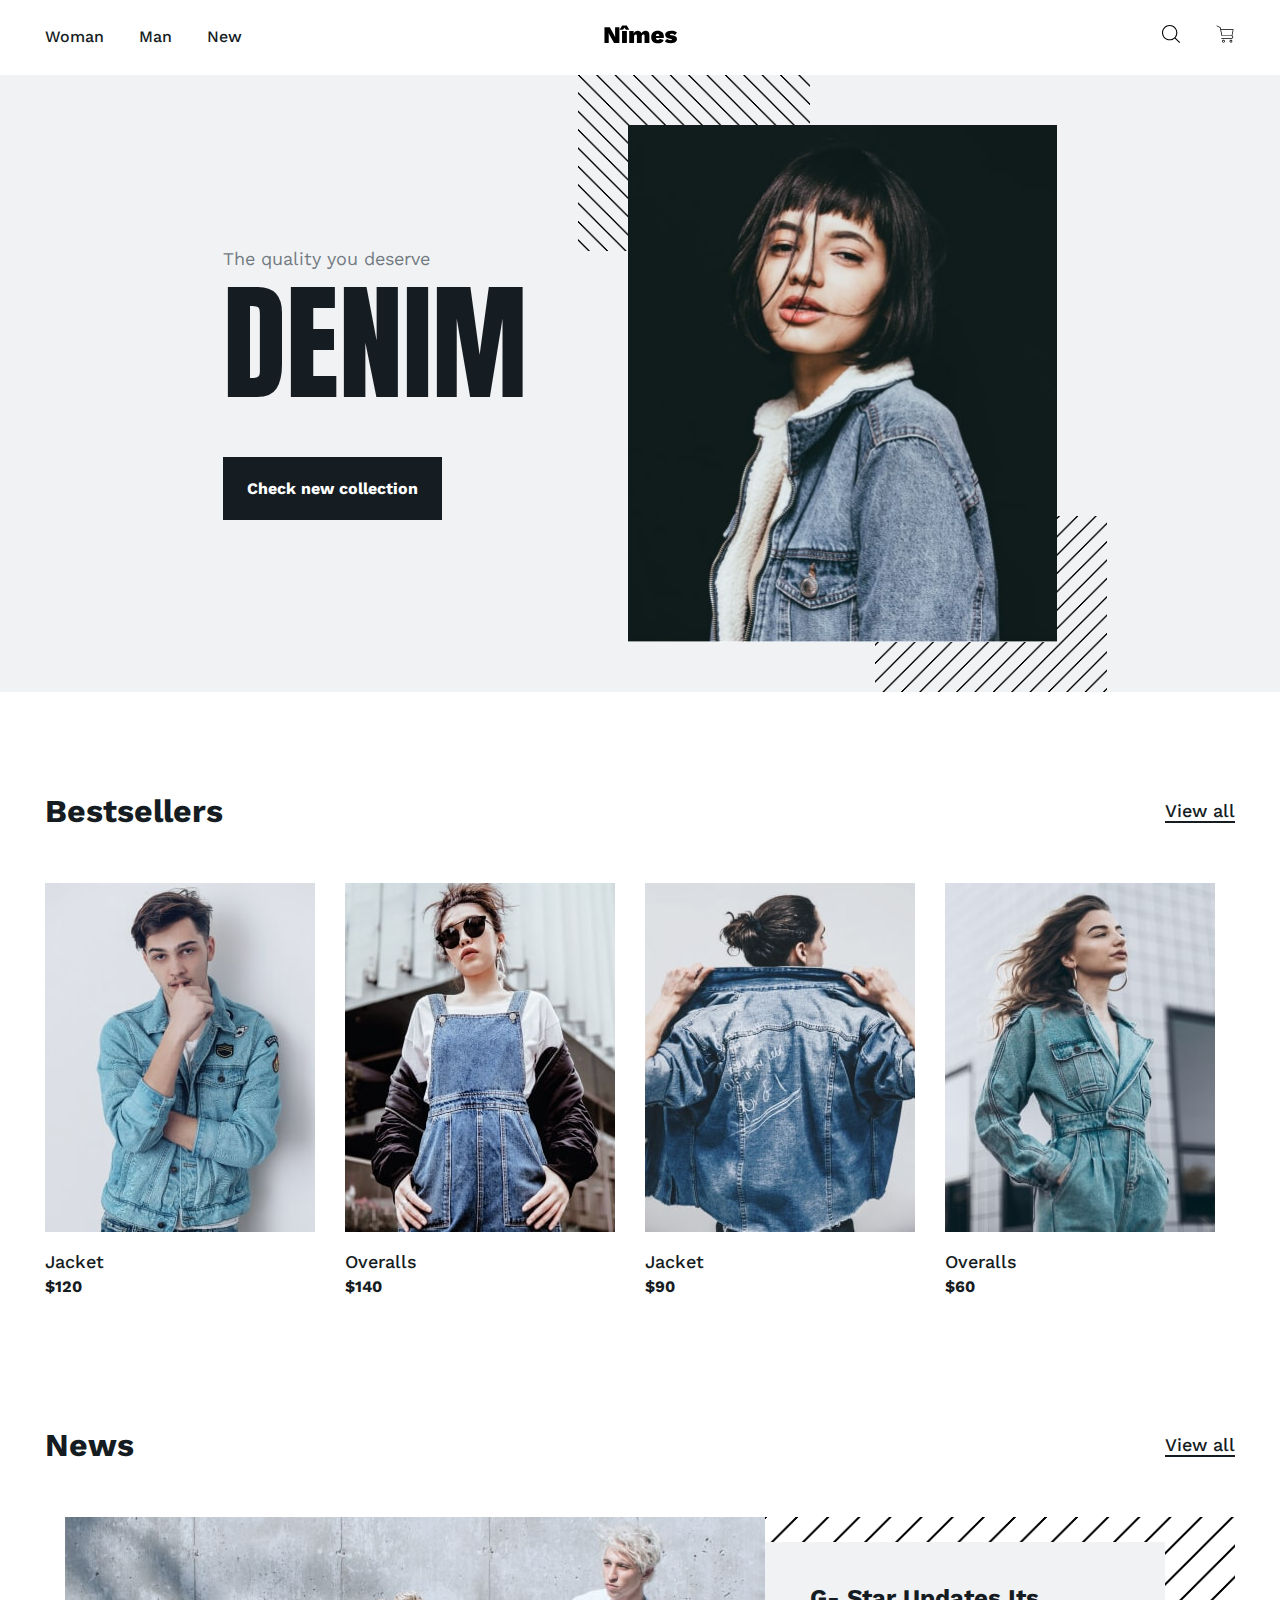
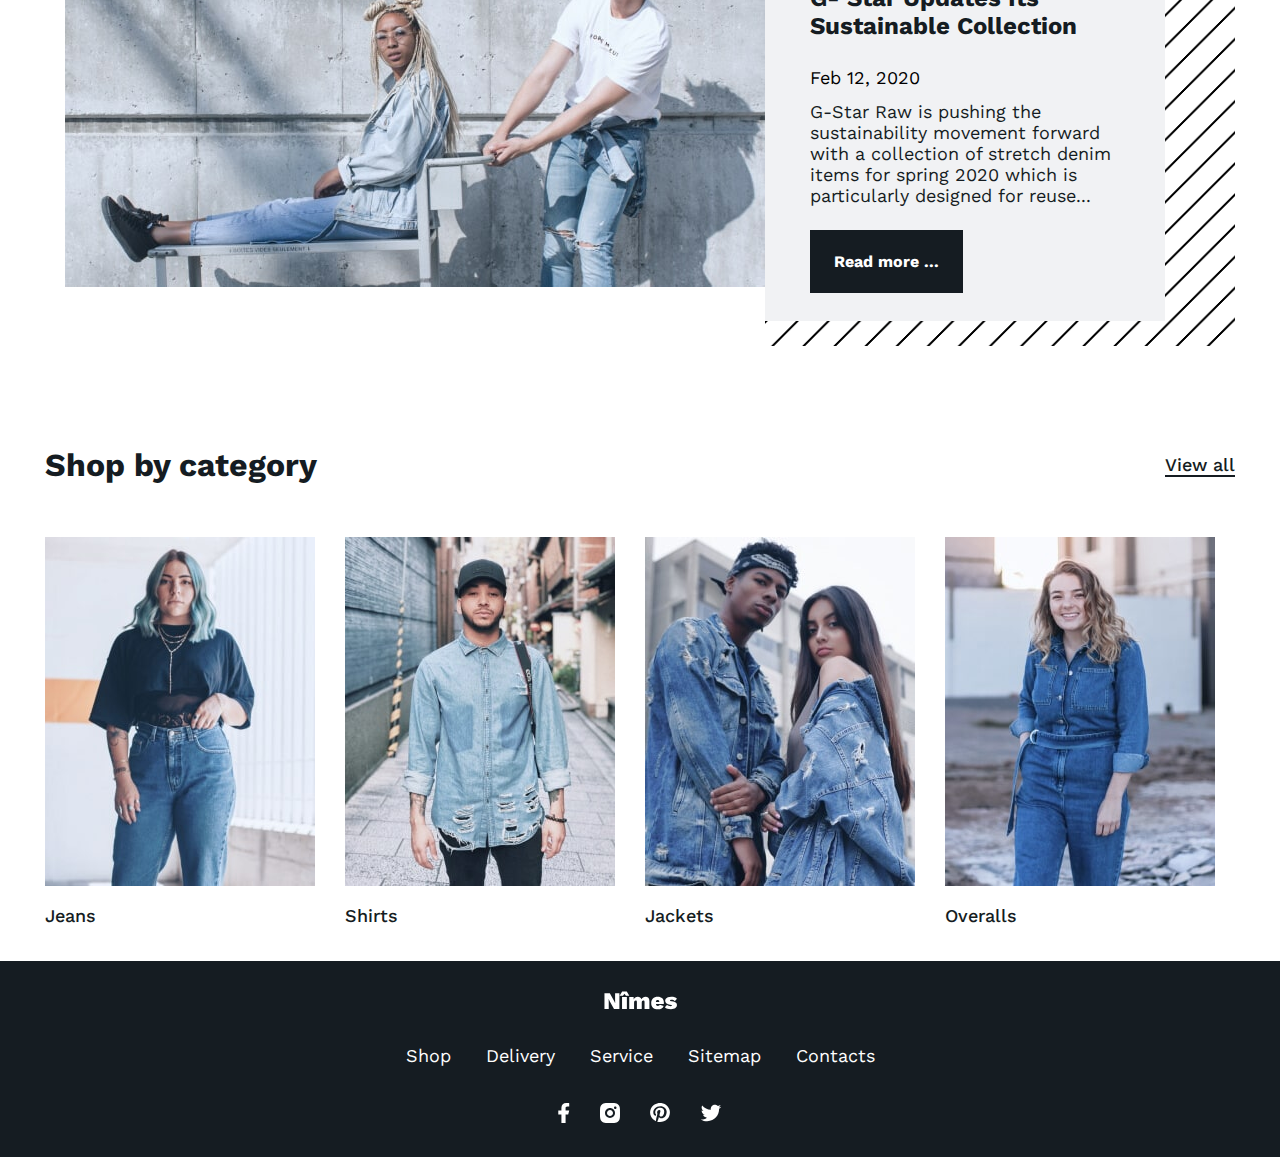
<file: index.html>
<!DOCTYPE html>
<html lang="en">

<head>
    <meta charset="UTF-8">
    <meta name="viewport" content="width=device-width, initial-scale=1.0">
    <title>Интернет-магазин «Nîmes»</title>
    <link href="https://fonts.googleapis.com/css2?family=Anton&family=Work+Sans:wght@400;500;700;800&display=swap"
        rel="stylesheet">
    <link rel="stylesheet" href="css/style.css">
    <link rel="stylesheet" href="css/normalize.css">
</head>

<body>
    <header class="main-header">
        <div class="container">
            <nav class="main-nav">
                <ul class="site-navigation">
                    <li class="site-navigation-item nav-hover-effect">
                        <a href="categories.html" class="item-link">Woman</a>
                    </li>
                    <li class="site-navigation-item nav-hover-effect">
                        <a href="categories.html" class="item-link">Man</a>
                    </li>
                    <li class="site-navigation-item nav-hover-effect">
                        <a href="#" class="item-link">New</a>
                    </li>
                </ul>
                <a href="index.html" class="main-header-logo">
                    <svg class="user-navigation-icon" width="73" height="19">
                        <use xlink:href="img/icons.svg#logo"></use>
                    </svg>
                </a>
                <ul class="user-navigation">
                    <div class="menu_burger"><span></span></div>
                    <li class="user-navigation-item">
                        <a href="#" class="item-link">
                            <svg width="20" height="18">
                                <use xlink:href="img/icons.svg#basket"></use>
                            </svg>
                        </a>
                    </li>
                    <li class="user-navigation-item">
                        <a href="#" class="item-link">
                            <svg class="user-navigation-icon" width="18" height="18">
                                <use xlink:href="img/icons.svg#search"></use>
                            </svg>
                        </a>
                    </li>
                </ul>
            </nav>
        </div>
    </header>
    <main>
        <section class="promo">
            <div class="container">
                <div class="promo-wrapper">
                    <div class="promo-text-column">
                        <h2 class="promo-title">The quality you deserve</h2>
                        <p class="promo-text">Denim</p>
                        <a href="#" class="black-button">Check new collection</a>
                    </div>
                    <div class="promo-img-column">
                        <img src="img/promo.jpg" alt="new collection" width="430" height="517" class="promo-img">
                    </div>
                </div>
            </div>
        </section>
        <section class="bestsellers">
            <div class="container">
                <header class="section-header">
                    <h2 class="section-title">Bestsellers</h2>
                    <a href="#" class="show-more">View all</a>
                </header>
                <ul class="catalog-list">
                    <li class="catalog-item">
                        <a href="woman/jackets/jacket/jacket.html" class="catalog-item-link">
                            <img src="img/jacket-1.jpg" alt="Jacket" width="270" height="349"
                                class="catalog-item-photo">
                            <h3 class="catalog-item-title">Jacket</h3>
                            <p class="catalog-item-price">$120</p>
                        </a>
                    </li>
                    <li class="catalog-item">
                        <a href="woman/jackets/jacket/jacket.html" class="catalog-item-link">
                            <img src="img/overalls-1.jpg" alt="Overalls" width="270" height="349"
                                class="catalog-item-photo">
                            <h3 class="catalog-item-title">Overalls</h3>
                            <p class="catalog-item-price">$140</p>
                        </a>
                    </li>
                    <li class="catalog-item">
                        <a href="woman/jackets/jacket/jacket.html" class="catalog-item-link">
                            <img src="img/jacket-2.jpg" alt="Jacket" width="270" height="349"
                                class="catalog-item-photo">
                            <h3 class="catalog-item-title">Jacket</h3>
                            <p class="catalog-item-price">$90</p>
                        </a>
                    </li>
                    <li class="catalog-item">
                        <a href="woman/jackets/jacket/jacket.html" class="catalog-item-link">
                            <img src="img/overalls-2.jpg" alt="Overalls" width="270" height="349"
                                class="catalog-item-photo">
                            <h3 class="catalog-item-title">Overalls</h3>
                            <p class="catalog-item-price">$60</p>
                        </a>
                    </li>
                </ul>
            </div>
        </section>
        <section class="new-collection">
            <div class="container">
                <header class="section-header">
                    <h2 class="section-title">News</h2>
                    <a href="#" class="show-more">View all</a>
                </header>
                <div class="new-collection-wrapper">
                    <div class="new-collection-text-column">
                        <div class="new-collection-text-column-content">
                            <h2 class="new-collection-title">G- Star Updates Its Sustainable Collection</h2>
                            <time datetime="2017-04-20" class="new-collection-time">Feb 12, 2020</time>
                            <p class="new-collection-text">G-Star Raw is pushing the sustainability movement forward
                                with a
                                collection of stretch denim items for spring 2020 which is particularly designed for
                                reuse...</p>
                            <a href="#" class="black-button">Read more ...</a>
                        </div>
                    </div>
                    <div class="new-collection-img-column">
                        <img src="img/new-collection.jpg" alt="G- Star Updates Its Sustainable Collection"
                            class="new-collection-img" width="700" height="370">
                    </div>
                </div>
            </div>
        </section>
        <section class="category">
            <div class="container">
                <header class="section-header">
                    <h2 class="section-title">Shop by category</h2>
                    <a href="categories.html" class="show-more">View all</a>
                </header>
                <ul class="catalog-list">
                    <li class="catalog-item">
                        <a href="woman/jackets/jackets.html" class="catalog-item-link">
                            <img src="img/category-jeans.jpg" alt="Jacket" width="270" height="349"
                                class="catalog-item-photo">
                            <h3 class="catalog-item-title">Jeans</h3>
                        </a>
                    </li>
                    <li class="catalog-item">
                        <a href="woman/jackets/jackets.html" class="catalog-item-link">
                            <img src="img/category-shirts.jpg" alt="Overalls" width="270" height="349"
                                class="catalog-item-photo">
                            <h3 class="catalog-item-title">Shirts</h3>
                        </a>
                    </li>
                    <li class="catalog-item">
                        <a href="woman/jackets/jackets.html" class="catalog-item-link">
                            <img src="img/category-jackets.jpg" alt="Jacket" width="270" height="349"
                                class="catalog-item-photo">
                            <h3 class="catalog-item-title">Jackets</h3>
                        </a>
                    </li>
                    <li class="catalog-item">
                        <a href="woman/jackets/jackets.html" class="catalog-item-link">
                            <img src="img/category-overalls.jpg" alt="Overalls" width="270" height="349"
                                class="catalog-item-photo">
                            <h3 class="catalog-item-title">Overalls</h3>
                        </a>
                    </li>
                </ul>
            </div>
        </section>
        </main>
        <footer class="footer">
            <div class="container">
                <div class="footer-wrapper">
                    <svg class="footer-logo" width="73" height="19">
                        <use xlink:href="img/icons.svg#logo"></use>
                    </svg>
                    <ul class="footer-navigation">
                        <li class="footer-navigation-item nav-hover-effect"><a href="#"
                                class="footer-navigation-link">Shop</a></li>
                        <li class="footer-navigation-item nav-hover-effect"><a href="#"
                                class="footer-navigation-link">Delivery</a></li>
                        <li class="footer-navigation-item nav-hover-effect"><a href="#"
                                class="footer-navigation-link">Service</a></li>
                        <li class="footer-navigation-item nav-hover-effect"><a href="#"
                                class="footer-navigation-link">Sitemap</a></li>
                        <li class="footer-navigation-item nav-hover-effect"><a href="#"
                                class="footer-navigation-link">Contacts</a></li>
                    </ul>
                    <ul class="social">
                        <li class="social-item"><a href="#" class="social-link">
                                <svg class="footer-icon" width="12" height="20">
                                    <use xlink:href="img/icons.svg#facebook"></use>
                                </svg>
                            </a></li>
                        <li class="social-item"><a href="#" class="social-link">
                                <svg class="footer-icon" width="20" height="20">
                                    <use xlink:href="img/icons.svg#instagram"></use>
                                </svg>
                            </a></li>
                        <li class="social-item"><a href="#" class="social-link">
                                <svg class="footer-icon" width="20" height="20">
                                    <use xlink:href="img/icons.svg#pinterest"></use>
                                </svg>
                            </a></li>
                        <li class="social-item"><a href="#" class="social-link">
                                <svg class="footer-icon" width="22" height="20">
                                    <use xlink:href="img/icons.svg#twitter"></use>
                                </svg>
                            </a></li>
                    </ul>
                </div>
            </div>
        </footer>
        <script src="scripts/main.js"></script>
</body>
</html>
</file>
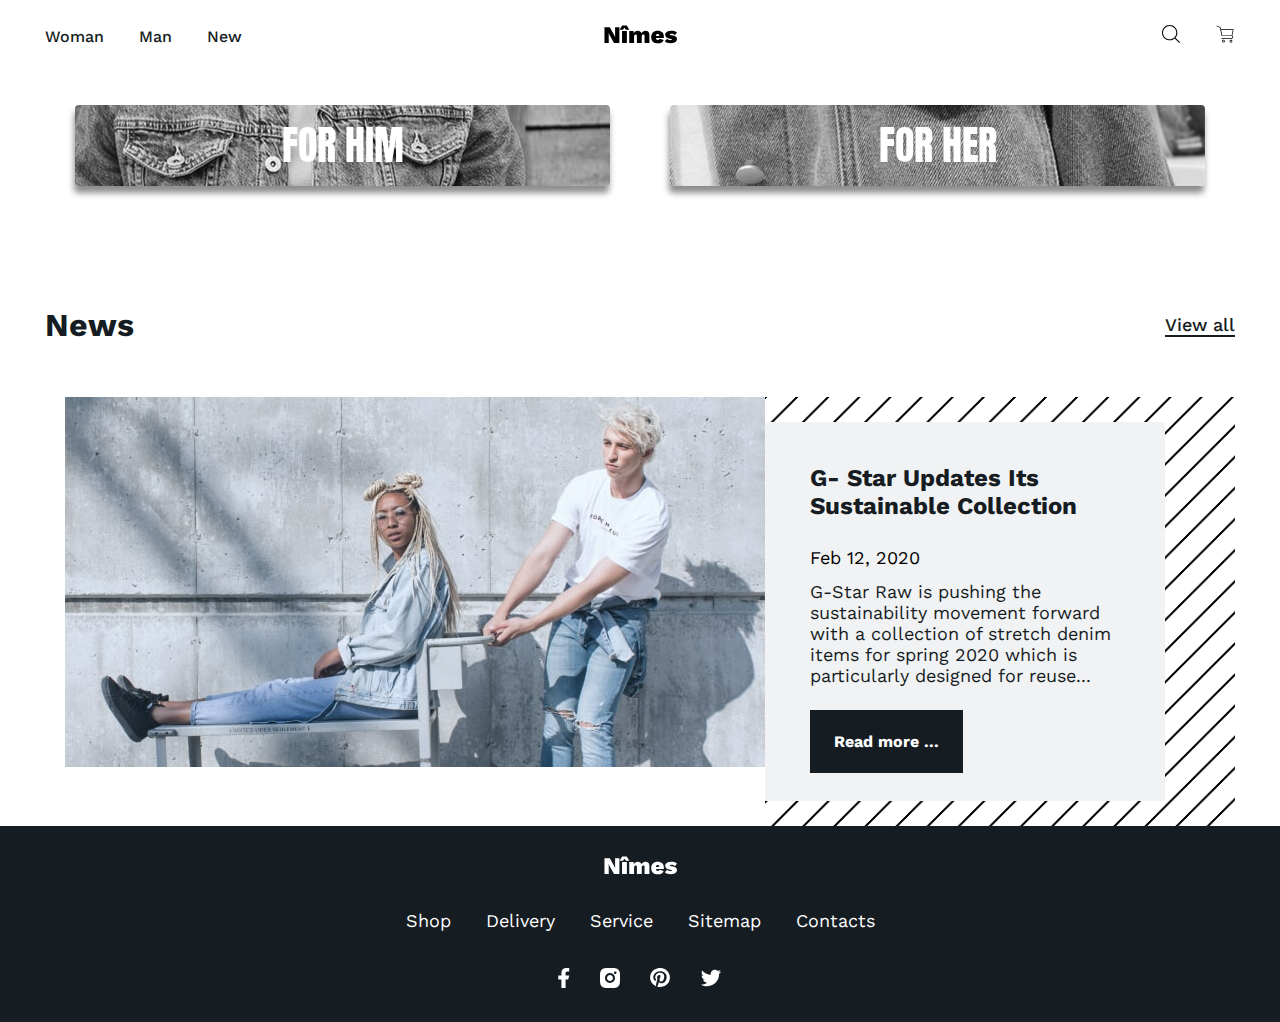
<file: categories.html>
<!DOCTYPE html>
<html lang="en">

<head>
    <meta charset="UTF-8">
    <meta name="viewport" content="width=device-width, initial-scale=1.0">
    <title>Интернет-магазин «Nîmes»</title>
    <link href="https://fonts.googleapis.com/css2?family=Anton&family=Work+Sans:wght@400;500;700;800&display=swap"
        rel="stylesheet">
    <link rel="stylesheet" href="css/style.css">
    <link rel="stylesheet" href="css/normalize.css">
</head>

<body>
    <header class="main-header">
        <div class="container">
            <nav class="main-nav">
                <ul class="site-navigation">
                    <li class="site-navigation-item nav-hover-effect">
                        <a href="categories.html" class="item-link">Woman</a>
                    </li>
                    <li class="site-navigation-item nav-hover-effect">
                        <a href="categories.html" class="item-link">Man</a>
                    </li>
                    <li class="site-navigation-item nav-hover-effect">
                        <a href="#" class="item-link">New</a>
                    </li>
                </ul>
                <a href="index.html" class="main-header-logo">
                    <svg class="user-navigation-icon" width="73" height="19">
                        <use xlink:href="img/icons.svg#logo"></use>
                    </svg>
                </a>
                <ul class="user-navigation">
                    <div class="menu_burger"><span></span></div>
                    <li class="user-navigation-item">
                        <a href="#" class="item-link">
                            <svg width="20" height="18">
                                <use xlink:href="img/icons.svg#basket"></use>
                            </svg>
                        </a>
                    </li>
                    <li class="user-navigation-item">
                        <a href="#" class="item-link">
                            <svg class="user-navigation-icon" width="18" height="18">
                                <use xlink:href="img/icons.svg#search"></use>
                            </svg>
                        </a>
                    </li>
                </ul>
            </nav>
        </div>
    </header>
    <main>
        <section class="categories">
            <div class="container">
                <div class="categories-wrapper">
                    <div class="man-column">
                        
                        <a href="woman/jackets/jackets.html" class="man-title">For him</a>
                    </div>
                    <div class="woman-column">
                        <a href="woman/jackets/jackets.html" class="man-title">For her</a>
                    </div>
                </div>
            </div>
        </section>
        <section class="new-collection">
            <div class="container">
                <header class="section-header">
                    <h2 class="section-title">News</h2>
                    <a href="#" class="show-more">View all</a>
                </header>
                <div class="new-collection-wrapper">
                    <div class="new-collection-text-column">
                        <div class="new-collection-text-column-content">
                            <h2 class="new-collection-title">G- Star Updates Its Sustainable Collection</h2>
                            <time datetime="2017-04-20" class="new-collection-time">Feb 12, 2020</time>
                            <p class="new-collection-text">G-Star Raw is pushing the sustainability movement forward
                                with a
                                collection of stretch denim items for spring 2020 which is particularly designed for
                                reuse...</p>
                            <a href="#" class="black-button">Read more ...</a>
                        </div>
                    </div>
                    <div class="new-collection-img-column">
                        <img src="img/new-collection.jpg" alt="G- Star Updates Its Sustainable Collection"
                            class="new-collection-img" width="700" height="370">
                    </div>
                </div>
            </div>
        </section>
    </main>
    <footer class="footer">
        <div class="container">
            <div class="footer-wrapper">
                <svg class="footer-logo" width="73" height="19">
                    <use xlink:href="img/icons.svg#logo"></use>
                </svg>
                <ul class="footer-navigation">
                    <li class="footer-navigation-item nav-hover-effect"><a href="#"
                            class="footer-navigation-link">Shop</a></li>
                    <li class="footer-navigation-item nav-hover-effect"><a href="#"
                            class="footer-navigation-link">Delivery</a></li>
                    <li class="footer-navigation-item nav-hover-effect"><a href="#"
                            class="footer-navigation-link">Service</a></li>
                    <li class="footer-navigation-item nav-hover-effect"><a href="#"
                            class="footer-navigation-link">Sitemap</a></li>
                    <li class="footer-navigation-item nav-hover-effect"><a href="#"
                            class="footer-navigation-link">Contacts</a></li>
                </ul>
                <ul class="social">
                    <li class="social-item"><a href="#" class="social-link">
                            <svg class="footer-icon" width="12" height="20">
                                <use xlink:href="img/icons.svg#facebook"></use>
                            </svg>
                        </a></li>
                    <li class="social-item"><a href="#" class="social-link">
                            <svg class="footer-icon" width="20" height="20">
                                <use xlink:href="img/icons.svg#instagram"></use>
                            </svg>
                        </a></li>
                    <li class="social-item"><a href="#" class="social-link">
                            <svg class="footer-icon" width="20" height="20">
                                <use xlink:href="img/icons.svg#pinterest"></use>
                            </svg>
                        </a></li>
                    <li class="social-item"><a href="#" class="social-link">
                            <svg class="footer-icon" width="22" height="20">
                                <use xlink:href="img/icons.svg#twitter"></use>
                            </svg>
                        </a></li>
                </ul>
            </div>
        </div>
    </footer>
    <script src="scripts/main.js"></script>
</body>

</html>
</file>
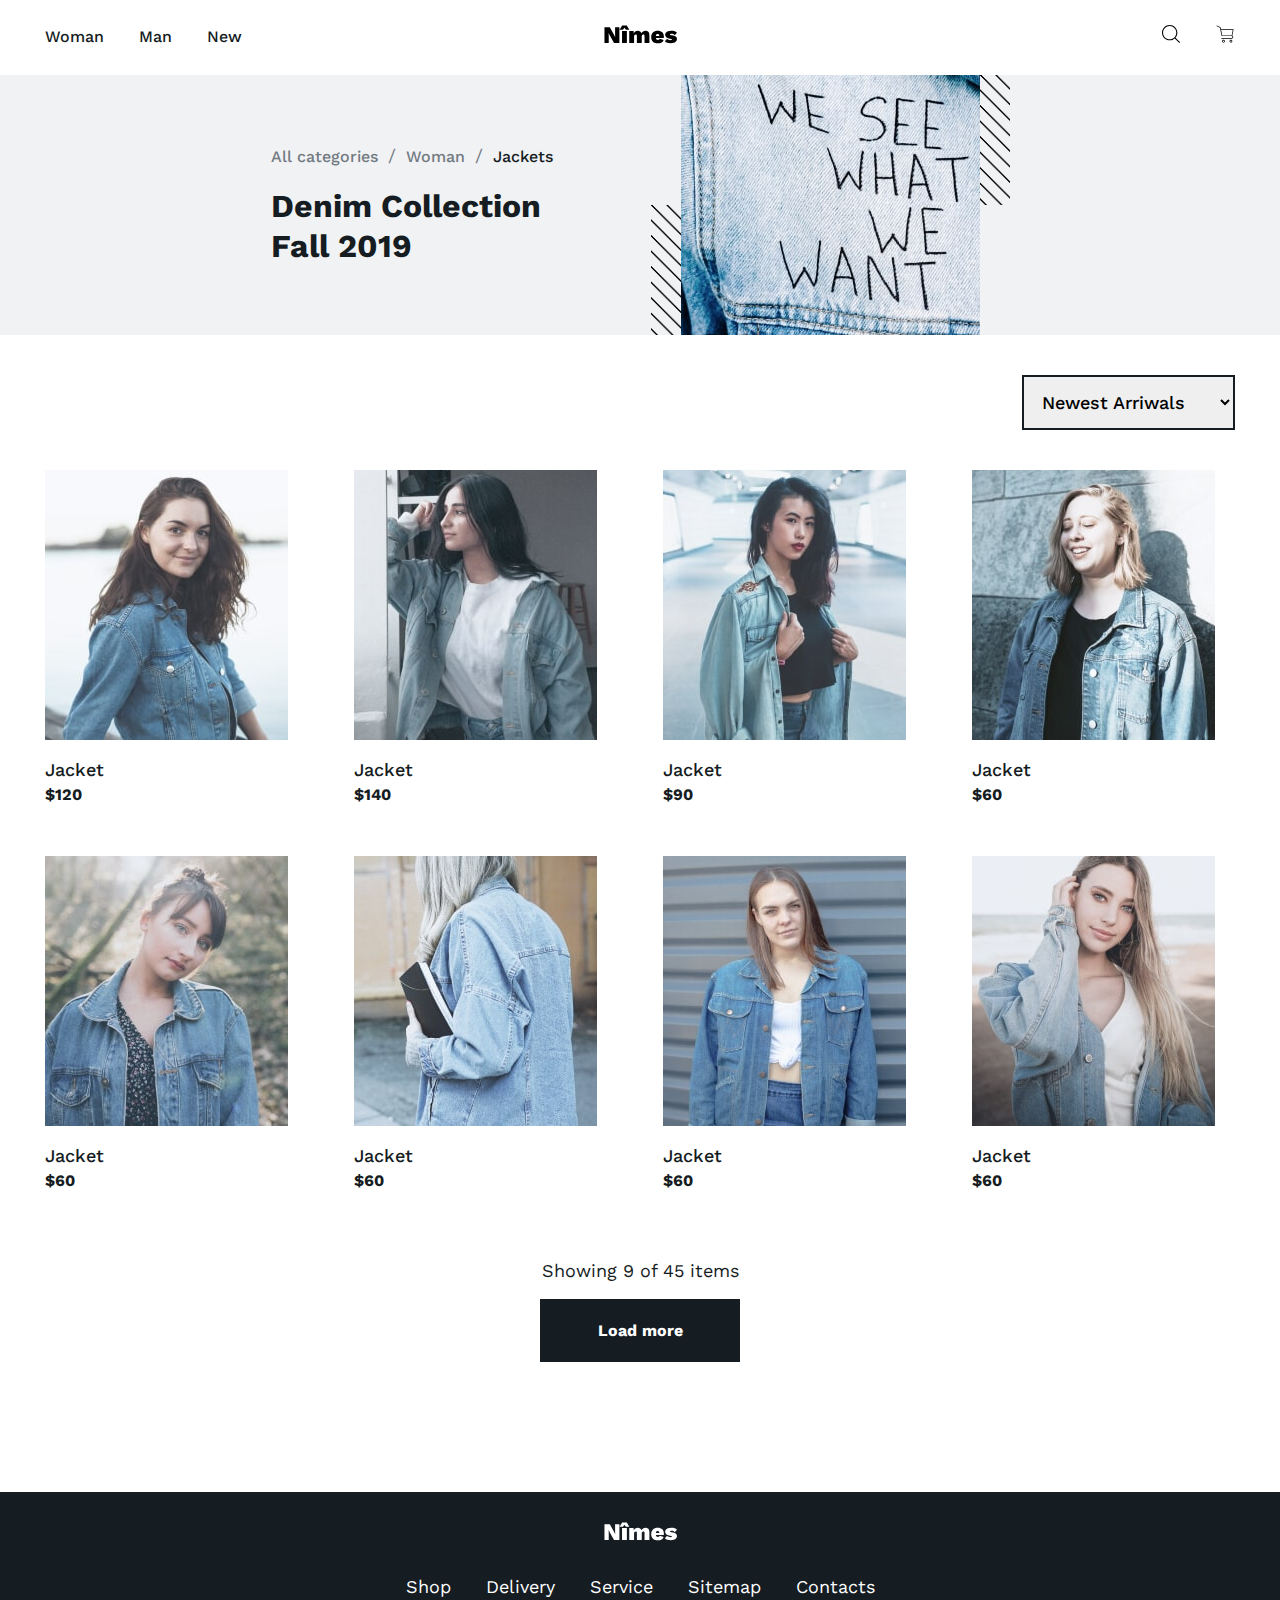
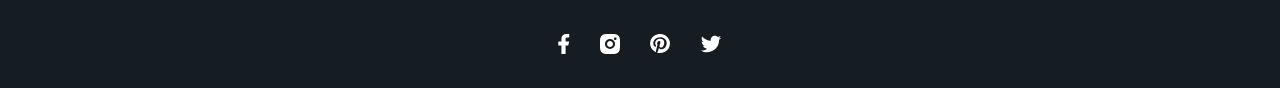
<file: woman/jackets/jackets.html>
<!DOCTYPE html>
<html lang="en">

<head>
    <meta charset="UTF-8">
    <meta name="viewport" content="width=device-width, initial-scale=1.0">
    <title>Интернет-магазин «Nîmes»</title>
    <link href="https://fonts.googleapis.com/css2?family=Anton&family=Work+Sans:wght@400;500;700;800&display=swap"
        rel="stylesheet">
    <link rel="stylesheet" href="../../css/style.css">
    <link rel="stylesheet" href="../../css/normalize.css">
</head>

<body>
    <header class="main-header">
        <div class="container">
            <nav class="main-nav">
                <ul class="site-navigation">
                    <li class="site-navigation-item nav-hover-effect">
                        <a href="#" class="item-link">Woman</a>
                    </li>
                    <li class="site-navigation-item nav-hover-effect">
                        <a href="../../man/man.html" class="item-link">Man</a>
                    </li>
                    <li class="site-navigation-item nav-hover-effect">
                        <a href="#" class="item-link">New</a>
                    </li>
                </ul>
                <a href="../../index.html" class="main-header-logo">
                    <svg class="user-navigation-icon" width="73" height="19">
                        <use xlink:href="../../img/icons.svg#logo"></use>
                    </svg>
                </a>
                <ul class="user-navigation">
                    <div class="menu_burger"><span></span></div>
                    <li class="user-navigation-item">
                        <a href="#" class="item-link">
                            <svg width="20" height="18">
                                <use xlink:href="../../img/icons.svg#basket"></use>
                            </svg>
                        </a>
                    </li>
                    <li class="user-navigation-item">
                        <a href="#" class="item-link">
                            <svg class="user-navigation-icon" width="18" height="18">
                                <use xlink:href="../../img/icons.svg#search"></use>
                            </svg>
                        </a>
                    </li>
                </ul>
            </nav>
        </div>
    </header>

    <main class="catalog-main">
        <header class="catalog-header">
            <div class="container">
                <div class="catalog-header-wrapper">
                    <div class="catalog-header-text">
                        <ul class="breadcrumbs">
                            <li class="breadcrumbs-item"><a href="../../categories.html" class="breadcrumbs-link">All categories</a></li>
                            <li class="breadcrumbs-item"><a href="#" class="breadcrumbs-link">Woman</a></li>
                            <li class="breadcrumbs-item breadcrumbs-current">Jackets</li>
                        </ul>
                        <h1 class="catalog-title">Denim Collection
                            Fall 2019</h1>
                    </div>
                    <div class="catalog-header-img">
                        <img src="img/woman-denim.jpg" alt="denim collection">
                    </div>
                </div>
            </div>
        </header>
        <section class="catalog">
            <div class="container">
                <div class="filter-wrapper">
                    <select name="filter" id="filter" class="catalog-filter">
                        <option class="filter-item" value="new">Newest Arriwals</option>
                        <option class="filter-item" value="low">Price: Low to High</option>
                        <option class="filter-item" value="high">Price: High to Low</option>
                    </select>
                </div>
                <ul class="catalog-list">
                    <li class="catalog-item catalog-item-compact">
                        <a href="jacket/jacket.html" class="catalog-item-link">
                            <img src="img/woman-jacket-1.jpg" alt="Jacket" width="243" height="270"
                                class="catalog-item-photo">
                            <h3 class="catalog-item-title">Jacket</h3>
                            <p class="catalog-item-price">$120</p>
                        </a>
                    </li>
                    <li class="catalog-item catalog-item-compact">
                        <a href="jacket/jacket.html" class="catalog-item-link">
                            <img src="img/woman-jacket-2.jpg" alt="Jacket" width="243" height="270"
                                class="catalog-item-photo">
                            <h3 class="catalog-item-title">Jacket</h3>
                            <p class="catalog-item-price">$140</p>
                        </a>
                    </li>
                    <li class="catalog-item catalog-item-compact">
                        <a href="jacket/jacket.html" class="catalog-item-link">
                            <img src="img/woman-jacket-3.jpg" alt="Jacket" width="243" height="270"
                                class="catalog-item-photo">
                            <h3 class="catalog-item-title">Jacket</h3>
                            <p class="catalog-item-price">$90</p>
                        </a>
                    </li>
                    <li class="catalog-item catalog-item-compact">
                        <a href="jacket/jacket.html" class="catalog-item-link">
                            <img src="img/woman-jacket-4.jpg" alt="Jacket" width="243" height="270"
                                class="catalog-item-photo">
                            <h3 class="catalog-item-title">Jacket</h3>
                            <p class="catalog-item-price">$60</p>
                        </a>
                    </li>
                    <li class="catalog-item catalog-item-compact">
                        <a href="jacket/jacket.html" class="catalog-item-link">
                            <img src="img/woman-jacket-5.jpg" alt="Jacket" width="243" height="270"
                                class="catalog-item-photo">
                            <h3 class="catalog-item-title">Jacket</h3>
                            <p class="catalog-item-price">$60</p>
                        </a>
                    </li>
                    <li class="catalog-item catalog-item-compact">
                        <a href="jacket/jacket.html" class="catalog-item-link">
                            <img src="img/woman-jacket-6.jpg" alt="Jacket" width="243" height="270"
                                class="catalog-item-photo">
                            <h3 class="catalog-item-title">Jacket</h3>
                            <p class="catalog-item-price">$60</p>
                        </a>
                    </li>
                    <li class="catalog-item catalog-item-compact">
                        <a href="jacket/jacket.html" class="catalog-item-link">
                            <img src="img/woman-jacket-7.jpg" alt="Jacket" width="243" height="270"
                                class="catalog-item-photo">
                            <h3 class="catalog-item-title">Jacket</h3>
                            <p class="catalog-item-price">$60</p>
                        </a>
                    </li>
                    <li class="catalog-item catalog-item-compact">
                        <a href="jacket/jacket.html" class="catalog-item-link">
                            <img src="img/woman-jacket-8.jpg" alt="Jacket" width="243" height="270"
                                class="catalog-item-photo">
                            <h3 class="catalog-item-title">Jacket</h3>
                            <p class="catalog-item-price">$60</p>
                        </a>
                    </li>
                </ul>
                <div class="catalog-slider-wrapper">
                    <p class="catalog-slider">Showing <span>9</span> of <span>45</span> items</p>
                    <button class="black-button button-load" type="button">Load more</button>
                </div>
            </div>
        </section>

    </main>

    <footer class="footer">
        <div class="container">
            <div class="footer-wrapper">
                <svg class="footer-logo" width="73" height="19">
                    <use xlink:href="../../img/icons.svg#logo"></use>
                </svg>
                <ul class="footer-navigation">
                    <li class="footer-navigation-item nav-hover-effect"><a href="#"
                            class="footer-navigation-link">Shop</a></li>
                    <li class="footer-navigation-item nav-hover-effect"><a href="#"
                            class="footer-navigation-link">Delivery</a></li>
                    <li class="footer-navigation-item nav-hover-effect"><a href="#"
                            class="footer-navigation-link">Service</a></li>
                    <li class="footer-navigation-item nav-hover-effect"><a href="#"
                            class="footer-navigation-link">Sitemap</a></li>
                    <li class="footer-navigation-item nav-hover-effect"><a href="#"
                            class="footer-navigation-link">Contacts</a></li>
                </ul>
                <ul class="social">
                    <li class="social-item"><a href="#" class="social-link">
                            <svg class="footer-icon" width="12" height="20">
                                <use xlink:href="../../img/icons.svg#facebook"></use>
                            </svg>
                        </a></li>
                    <li class="social-item"><a href="#" class="social-link">
                            <svg class="footer-icon" width="20" height="20">
                                <use xlink:href="../../img/icons.svg#instagram"></use>
                            </svg>
                        </a></li>
                    <li class="social-item"><a href="#" class="social-link">
                            <svg class="footer-icon" width="20" height="20">
                                <use xlink:href="../../img/icons.svg#pinterest"></use>
                            </svg>
                        </a></li>
                    <li class="social-item"><a href="#" class="social-link">
                            <svg class="footer-icon" width="22" height="20">
                                <use xlink:href="../../img/icons.svg#twitter"></use>
                            </svg>
                        </a></li>
                </ul>
            </div>
        </div>
    </footer>
    <script src="../../scripts/main.js"></script>
</body>

</html>
</file>
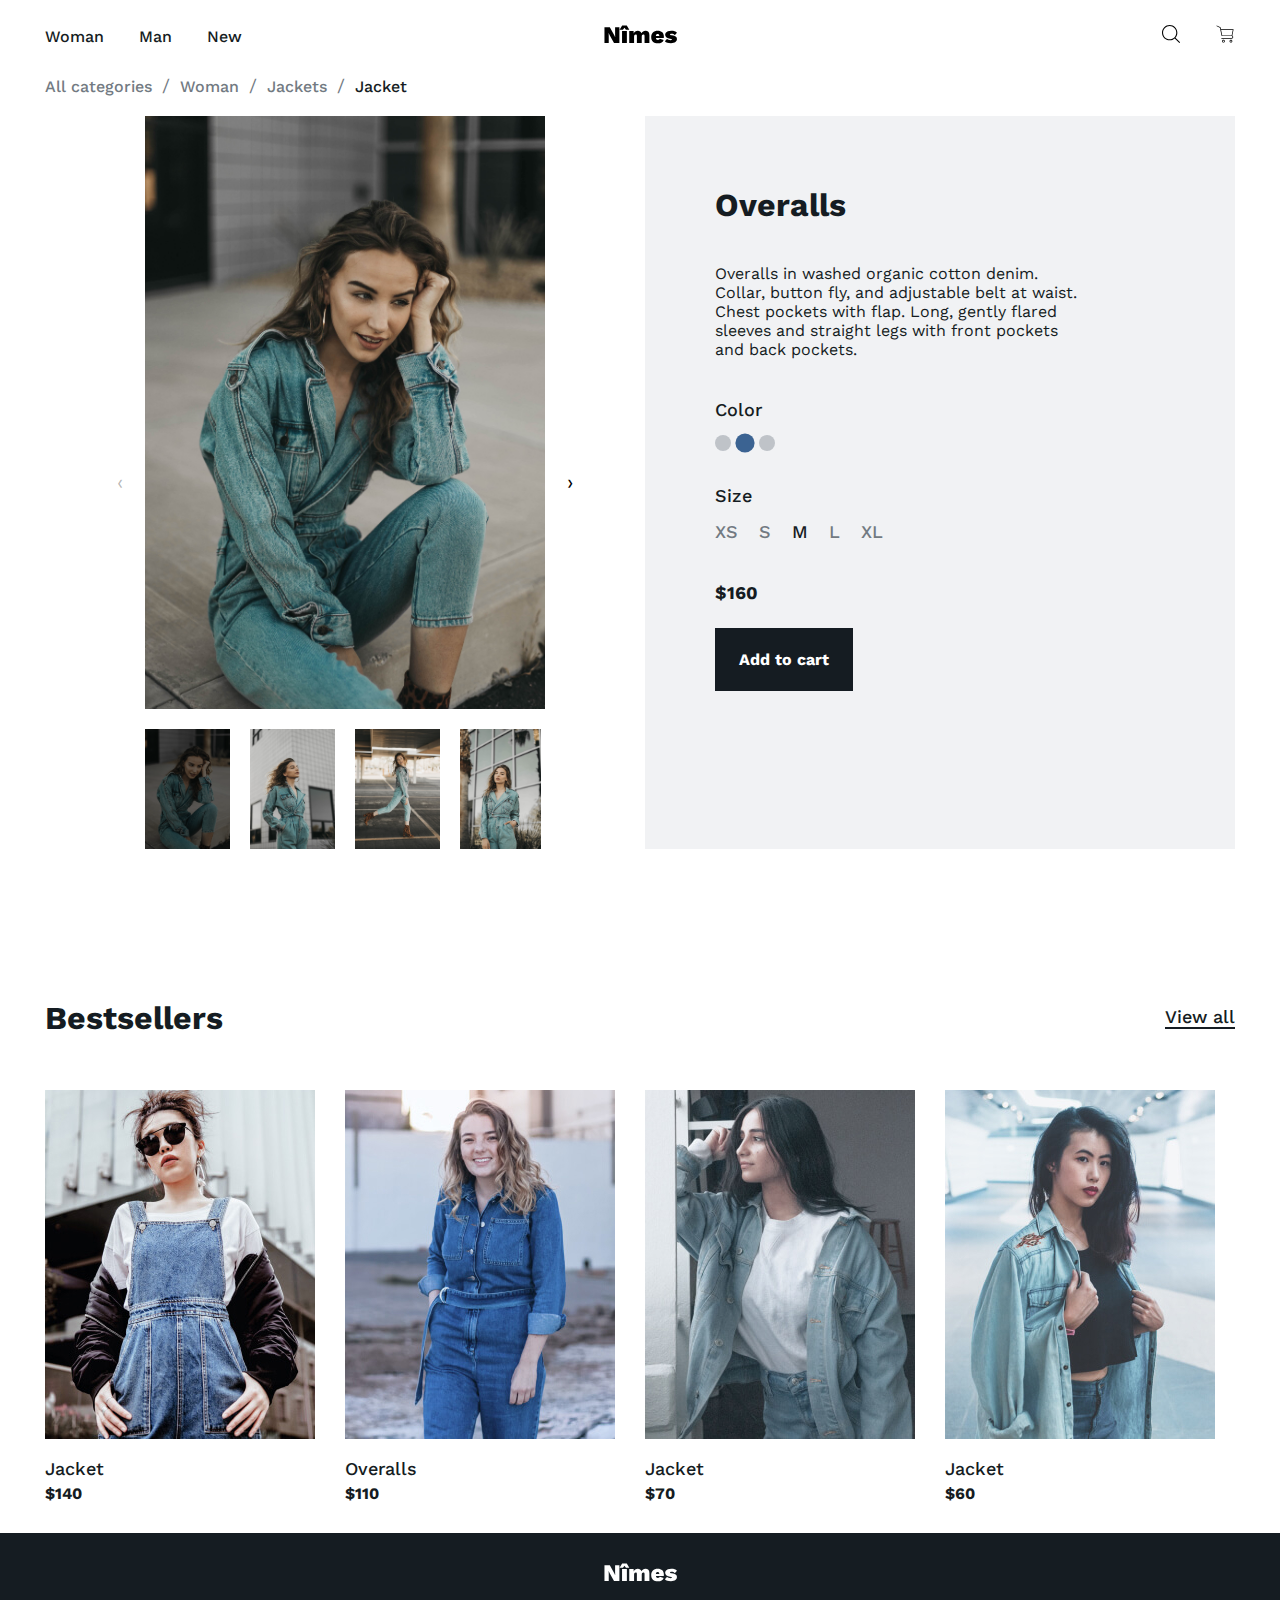
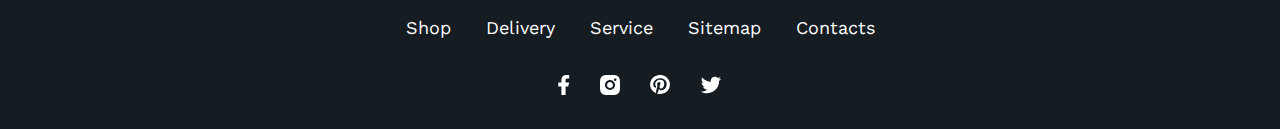
<file: woman/jackets/jacket/jacket.html>
<!DOCTYPE html>
<html lang="en">

<head>
    <meta charset="UTF-8">
    <meta name="viewport" content="width=device-width, initial-scale=1.0">
    <title>Интернет-магазин «Nîmes»</title>
    <link href="https://fonts.googleapis.com/css2?family=Anton&family=Work+Sans:wght@400;500;700;800&display=swap"
        rel="stylesheet">
    <link rel="stylesheet" href="../../../css/style.css">
    <link rel="stylesheet" href="../../../css/normalize.css">
</head>

<body>
    <header class="main-header">
        <div class="container">
            <nav class="main-nav">
                <ul class="site-navigation">
                    <li class="site-navigation-item nav-hover-effect">
                        <a href="../../../categories.html" class="item-link">Woman</a>
                    </li>
                    <li class="site-navigation-item nav-hover-effect">
                        <a href="../../../categories.html" class="item-link">Man</a>
                    </li>
                    <li class="site-navigation-item nav-hover-effect">
                        <a href="#" class="item-link">New</a>
                    </li>
                </ul>
                <a href="../../../index.html" class="main-header-logo">
                    <svg class="user-navigation-icon" width="73" height="19">
                        <use xlink:href="../../../img/icons.svg#logo"></use>
                    </svg>
                </a>
                <ul class="user-navigation">
                    <div class="menu_burger"><span></span></div>
                    <li class="user-navigation-item">
                        <a href="#" class="item-link">
                            <svg width="20" height="18">
                                <use xlink:href="../../../img/icons.svg#basket"></use>
                            </svg>
                        </a>
                    </li>
                    <li class="user-navigation-item">
                        <a href="#" class="item-link">
                            <svg class="user-navigation-icon" width="18" height="18">
                                <use xlink:href="../../../img/icons.svg#search"></use>
                            </svg>
                        </a>
                    </li>
                </ul>
            </nav>
        </div>
    </header>
    <main>
        <div class="container">
        <ul class="breadcrumbs">
            <li class="breadcrumbs-item"><a href="../../../categories.html" class="breadcrumbs-link">All categories</a></li>
            <li class="breadcrumbs-item"><a href="../jackets.html" class="breadcrumbs-link">Woman</a></li>
            <li class="breadcrumbs-item"><a href="../jackets.html" class="breadcrumbs-link">Jackets</a></li>
            <li class="breadcrumbs-item breadcrumbs-current">Jacket</li>
        </ul>
    </div>
        <section class="card">
            <div class="container">
                <div class="card-wrapper">
                    <div class="card-img-column">
                        <div class="slider">
                            <div class="slider-big">
                                <div class="slider-big-line">
                                    <img src="slide1.jpg" alt="" class="slide-big">
                                    <img src="slide2.jpg" alt="" class="slide-big">
                                    <img src="slide3.jpg" alt="" class="slide-big">
                                    <img src="slide4.jpg" alt="" class="slide-big">
                                    <img src="slide5.jpg" alt="" class="slide-big">
                                    <img src="slide6.jpg" alt="" class="slide-big">
                                </div>
                            </div>
                            <div class="slider-small">
                                <div class="slider-small-line">
                                    <img src="slide1.jpg" alt="" class="slide-small active">
                                    <img src="slide2.jpg" alt="" class="slide-small">
                                    <img src="slide3.jpg" alt="" class="slide-small">
                                    <img src="slide4.jpg" alt="" class="slide-small">
                                    <img src="slide5.jpg" alt="" class="slide-small">
                                    <img src="slide6.jpg" alt="" class="slide-small">
                                </div>
                            </div>
                            <button class="btn-next">&rsaquo;</button>
                            <button class="btn-prev">&lsaquo;</button>
                        </div>
                    </div>
                    <div class="card-description-column">
                        <h2 class="card-title">Overalls</h2>
                        <p class="card-description">Overalls in washed organic cotton denim. Collar, button fly, and
                            adjustable belt at waist. Chest pockets with flap. Long, gently flared sleeves and straight
                            legs with front pockets and back pockets.</p>
                        <p class="card-color-picker">Color</p>
                        <input type="radio" name="color" id="color1" class="card-color card-color1">
                        <label for="color1" class="label-card-color"></label>
                        <input type="radio" checked name="color" id="color2" class="card-color card-color2">
                        <label for="color2" class="label-card-color"></label>
                        <input type="radio" name="color" id="color3" class="card-color card-color3">
                        <label for="color3" class="label-card-color"></label>
                        <p class="card-size-picker">Size</p>
                        <input type="radio" name="size" id="sizeXS" class="card-size">
                        <label for="sizeXS" class="label-card-size">XS</label>
                        <input type="radio" name="size" id="sizeS" class="card-size">
                        <label for="sizeS" class="label-card-size">S</label>
                        <input type="radio" name="size" id="sizeM" class="card-size" checked>
                        <label for="sizeM" class="label-card-size">M</label>
                        <input type="radio" name="size" id="sizeL" class="card-size">
                        <label for="sizeL" class="label-card-size">L</label>
                        <input type="radio" name="size" id="sizeXL" class="card-size">
                        <label for="sizeXL" class="label-card-size">XL</label>
                        <p class="card-price">$160</p>
                        <a href="#" class="black-button">Add to cart</a>
                    </div>
                </div>
            </div>
        </section>
        <section class="similar">
            <div class="container">
                <header class="section-header">
                    <h2 class="section-title">Bestsellers</h2>
                    <a href="#" class="show-more">View all</a>
                </header>
                <ul class="catalog-list">
                    <li class="catalog-item">
                        <a href="#" class="catalog-item-link">
                            <img src="photo3.jpg" alt="Jacket" width="270" height="349" class="catalog-item-photo">
                            <h3 class="catalog-item-title">Jacket</h3>
                            <p class="catalog-item-price">$140</p>
                        </a>
                    </li>
                    <li class="catalog-item">
                        <a href="#" class="catalog-item-link">
                            <img src="photo4.jpg" alt="Overalls" width="270" height="349" class="catalog-item-photo">
                            <h3 class="catalog-item-title">Overalls</h3>
                            <p class="catalog-item-price">$110</p>
                        </a>
                    </li>
                    <li class="catalog-item">
                        <a href="#" class="catalog-item-link">
                            <img src="photo1.jpg" alt="Jacket" width="270" height="349" class="catalog-item-photo">
                            <h3 class="catalog-item-title">Jacket</h3>
                            <p class="catalog-item-price">$70</p>
                        </a>
                    </li>
                    <li class="catalog-item">
                        <a href="#" class="catalog-item-link">
                            <img src="photo2.jpg" alt="Overalls" width="270" height="349" class="catalog-item-photo">
                            <h3 class="catalog-item-title">Jacket</h3>
                            <p class="catalog-item-price">$60</p>
                        </a>
                    </li>
                </ul>
            </div>
        </section>
    </main>

    <footer class="footer">
        <div class="container">
            <div class="footer-wrapper">
                <svg class="footer-logo" width="73" height="19">
                    <use xlink:href="../../../img/icons.svg#logo"></use>
                </svg>
                <ul class="footer-navigation">
                    <li class="footer-navigation-item nav-hover-effect"><a href="#"
                            class="footer-navigation-link">Shop</a></li>
                    <li class="footer-navigation-item nav-hover-effect"><a href="#"
                            class="footer-navigation-link">Delivery</a></li>
                    <li class="footer-navigation-item nav-hover-effect"><a href="#"
                            class="footer-navigation-link">Service</a></li>
                    <li class="footer-navigation-item nav-hover-effect"><a href="#"
                            class="footer-navigation-link">Sitemap</a></li>
                    <li class="footer-navigation-item nav-hover-effect"><a href="#"
                            class="footer-navigation-link">Contacts</a></li>
                </ul>
                <ul class="social">
                    <li class="social-item"><a href="#" class="social-link">
                            <svg class="footer-icon" width="12" height="20">
                                <use xlink:href="../../../img/icons.svg#facebook"></use>
                            </svg>
                        </a></li>
                    <li class="social-item"><a href="#" class="social-link">
                            <svg class="footer-icon" width="20" height="20">
                                <use xlink:href="../../../img/icons.svg#instagram"></use>
                            </svg>
                        </a></li>
                    <li class="social-item"><a href="#" class="social-link">
                            <svg class="footer-icon" width="20" height="20">
                                <use xlink:href="../../../img/icons.svg#pinterest"></use>
                            </svg>
                        </a></li>
                    <li class="social-item"><a href="#" class="social-link">
                            <svg class="footer-icon" width="22" height="20">
                                <use xlink:href="../../../img/icons.svg#twitter"></use>
                            </svg>
                        </a></li>
                </ul>
            </div>
        </div>
    </footer>
    <script src="../../../scripts/main.js"></script>
    <script src="script.js"></script>
</body>

</html>
</file>
<file: css/style.css>
html,
body {
  height: 100%;
}

body {
  font-family: "Work Sans", sans-serif;
  font-weight: normal;
  font-size: 18px;
  line-height: 21px;
  color: #151c22;
  background-color: #ffffff;
  display: flex;
  flex-direction: column;
}

.container {
  max-width: 1190px;
  margin: 0 auto;
  padding: 0 10px;
}

main {
  padding-top: 75px;
}

.main-header {
  position: fixed;
  width: 100%;
  background-color: #fff;
  top: 0;
  left: 0;
  z-index: 2;
}

.main-nav {
  display: flex;
  align-items: flex-start;
  justify-content: space-between;
  padding: 25px 0;
}

.site-navigation {
  list-style: none;
  padding: 0;
  margin: 0;
  display: flex;
  flex-wrap: wrap;
  max-width: 400px;
  width: 100%;
}

.site-navigation-item {
  margin-right: 35px;
  position: relative;
}

.nav-hover-effect:after {
  content: "";
  position: absolute;
  width: 100%;
  height: 2px;
  top: 100%;
  left: 0;
  background-color: #151c22;
  opacity: 0;
  transform: translateY(10px);
  transition: opacity 0.3s, transform 0.3s;
}

.site-navigation-item:hover::after {
  opacity: 1;
  transform: translateY(0);
}

.item-link {
  text-decoration: none;
  color: #151c22;
  font-weight: 500;
  font-size: 16px;
  line-height: 19px;
}

.site-navigation-item.active::after {
  opacity: 1;
  transform: translateY(0);
}

.site-navigation-item.active:hover::after {
  opacity: 1;
  transform: translateY(0);
}

.user-navigation {
  list-style: none;
  padding: 0;
  margin: 0;
  display: flex;
  flex-direction: row-reverse;
  max-width: 400px;
  width: 100%;
  flex-wrap: wrap;
}

.user-navigation-item:not(:last-child) {
  margin-left: 35px;
}

@media (max-width: 768px) {
  body.lock {
    overflow: hidden;
  }

  .main-nav {
    padding: 15px;
  }

  .menu_burger {
    position: relative;
    width: 30px;
    height: 20px;
    margin-left: 35px;
  }

  .menu_burger span {
    content: "";
    background-color: #151c22;
    position: absolute;
    width: 100%;
    height: 2px;
    left: 0;
    top: 9px;
    transition: 0.2s;
  }

  .menu_burger::before,
  .menu_burger::after {
    content: "";
    background-color: #151c22;
    position: absolute;
    width: 100%;
    height: 2px;
    left: 0;
    transition: 0.2s;
  }

  .menu_burger::before {
    top: 0;
  }

  .menu_burger::after {
    bottom: 0;
  }

  .menu_burger.active::before {
    transform: rotate(45deg);
    top: 6px;
  }

  .menu_burger.active::after {
    transform: rotate(-45deg);
    top: 6px;
  }

  .menu_burger.active span {
    transform: scale(0);
  }

  .site-navigation {
    position: fixed;
    top: -100%;
    left: 0;
    max-width: 100%;
    height: 100%;
    background: #fff;
    flex-direction: column;
    align-items: center;
    transition: 0.2s;
    flex-wrap: nowrap;
    overflow: auto;
  }

  .site-navigation.active {
    top: 53px;
  }

  .site-navigation-item {
    margin-right: 0;
    padding: 20px 0;
  }

  .site-navigation-item .item-link {
    font-size: 36px;
    line-height: 100%;
  }
}

/* ------------------PROMO------------ */
.promo {
  background-color: #f1f2f4;
}

.promo-wrapper {
  display: flex;
  justify-content: center;
  flex-wrap: wrap;
}

.promo-text-column {
  padding: 50px;
  align-self: center;
}

.promo-title {
  font-size: 18px;
  line-height: 21px;
  color: #727a82;
  font-weight: normal;
  margin: 0;
  margin-bottom: 10px;
}

.promo-text {
  font-family: "Anton", sans-serif;
  font-style: normal;
  font-weight: normal;
  font-size: 128px;
  line-height: 128px;
  text-transform: uppercase;
  margin: 0;
  margin-bottom: 50px;
}

.black-button {
  display: inline-block;
  background-color: #151c22;
  padding: 22px 24px;
  color: #ffffff;
  font-weight: bold;
  font-size: 16px;
  line-height: 19px;
  text-decoration: none;
}

.promo-img-column {
  padding: 50px;
  position: relative;
}

.promo-img-column::before {
  content: "";
  display: block;
  position: absolute;
  width: 232px;
  height: 176px;
  top: 0;
  left: 0;
  background-image: linear-gradient(
    45deg,
    #000000 3.85%,
    transparent 3.85%,
    transparent 50%,
    #000000 50%,
    #000000 53.85%,
    transparent 53.85%,
    transparent 100%
  );
  background-size: 18.38px 18.38px;
  z-index: 0;
}

.promo-img-column::after {
  content: "";
  display: block;
  position: absolute;
  width: 232px;
  height: 176px;
  bottom: 0;
  right: 0;
  background-image: linear-gradient(
    135deg,
    #000000 3.85%,
    transparent 3.85%,
    transparent 50%,
    #000000 50%,
    #000000 53.85%,
    transparent 53.85%,
    transparent 100%
  );
  background-size: 18.38px 18.38px;
  z-index: 0;
}

.promo-img {
  display: block;
  position: relative;
  z-index: 1;
  width: 100%;
  object-fit: cover;
}

@media (max-width: 540px) {
  .promo-text-column,
  .promo-img-column {
    padding: 50px 0;
  }

  .promo-text-column {
    padding-top: 25px;
  }
}

/* ------------------------------------------------bestsellers------------------------------------------ */

.section-header {
  padding-top: 100px;
  display: flex;
  align-items: center;
  justify-content: space-between;
  margin-bottom: 53px;
}

.section-title {
  margin: 0;
  font-weight: bold;
  font-size: 32px;
  line-height: 38px;
}

.show-more {
  font-weight: 500;
  font-size: 18px;
  line-height: 21px;
  text-decoration: none;
  color: #151c22;
  border-bottom: 2px solid #151c22;
}

.catalog-list {
  margin: 0;
  padding: 0;
  list-style: none;
  display: flex;
  flex-wrap: wrap;
}

.catalog-item {
  flex-basis: 270px;
  margin-right: 30px;
  margin-bottom: 30px;
}

@media (min-width: 1189px) {
  .catalog-item:nth-child(4n) {
    margin-right: 0;
  }
}

@media (max-width: 1189px) {
  .catalog-list {
    margin-right: 0;
    justify-content: center;
  }

  .catalog-item:nth-child(4n) {
    margin-right: 30px;
  }
  .catalog-item:nth-child(3n) {
    margin-right: 0;
  }
}

@media (max-width: 890px) {
  .catalog-item:nth-child(3n) {
    margin-right: 30px;
  }
}

@media (max-width: 622px) {
  .catalog-list {
    flex-direction: column;
    align-items: center;
  }

  .catalog-item {
    margin-right: 0;
  }
  .catalog-item:nth-child(3n) {
    margin-right: 0;
  }

  .catalog-item:nth-child(4n) {
    margin-right: 0;
  }
  .section-title {
    font-size: 25px;
  }
}

.catalog-item-link {
  display: block;
  text-decoration: none;
  color: #151c22;
}

.catalog-item-photo {
  flex-basis: 270px;
  margin-bottom: 15px;
}

.catalog-item-title {
  margin: 0;
  font-weight: 500;
  font-size: 18px;
  line-height: 21px;
  margin-bottom: 5px;
}

.catalog-item-price {
  margin: 0;
  font-weight: bold;
  font-size: 16px;
  line-height: 19px;
}

/* ------------------------------------------------bestsellers------------------------------------------ */
.new-collection-wrapper {
  display: flex;
  flex-direction: row-reverse;
}

.new-collection-text-column {
  padding: 25px 70px 25px 0;
  background-image: linear-gradient(
    135deg,
    #000000 4.55%,
    #ffffff 4.55%,
    #ffffff 50%,
    #000000 50%,
    #000000 54.55%,
    #ffffff 54.55%,
    #ffffff 100%
  );
  background-size: 31.11px 31.11px;
  flex-basis: 470px;
  box-sizing: border-box;
}

.new-collection-text-column-content {
  background-color: #f1f2f4;
  padding: 42px 45px 28px 45px;
}

.new-collection-title {
  margin: 0;
  font-weight: bold;
  font-size: 24px;
  line-height: 28px;
  margin-bottom: 27px;
}

.new-collection-time {
  display: inline-block;
  color: #000000;
  font-size: 18px;
  line-height: 21px;
  margin-bottom: 13px;
}

.new-collection-text {
  margin: 0;
  font-size: 18px;
  line-height: 21px;
  margin-bottom: 24px;
}

.new-collection-img {
  max-width: 100%;
  object-fit: contain;
}

@media (max-width: 984px) {
  .new-collection-text-column {
    padding-right: 30px;
  }
}

@media (max-width: 900px) {
  .new-collection-wrapper {
    flex-direction: column;
  }
  .new-collection-text-column {
    flex-basis: auto;
  }

  .new-collection-img {
    width: 100%;
    object-fit: cover;
  }
}

@media (max-width: 375px) {
  .new-collection-text-column {
    padding: 25px 0;
  }
}

/* -------------------------------------footer---------------------------- */

.footer {
  margin-top: auto;
  background-color: #151c22;
  padding: 30px 0;
}

.footer-wrapper {
  display: flex;
  flex-direction: column;
  align-items: center;
}

.footer-logo {
  fill: #fff;
  margin-bottom: 35px;
}

.footer-navigation {
  margin: 0;
  padding: 0;
  list-style: none;
  display: flex;
  justify-content: center;
  flex-wrap: wrap;
  margin-bottom: 27px;
}

.footer-navigation-item {
  position: relative;
  margin-bottom: 10px;
}

.footer-navigation-item:not(:first-child) {
  margin-left: 35px;
}

.footer-navigation-link {
  color: #fff;
  text-decoration: none;
}

.social {
  margin: 0;
  padding: 0;
  list-style: none;
  display: flex;
}

.social-item:not(:first-child) {
  margin-left: 30px;
}

.footer-icon {
  fill: #fff;
}

.footer-navigation-item::after {
  transform: translateY(10px);
  background-color: #fff;
}

.footer-navigation-item:hover::after {
  opacity: 1;
  transform: translateY(2px);
}


/* --------------------------------------category-item----------------------- */

.catalog-main {
  margin-bottom: 130px;
}

.catalog-header {
  background-color: #f1f2f4;
  margin-bottom: 40px;
}

@media (max-width: 768px) {
  .catalog-header {
    padding-top: 0px;
  }
}

.catalog-header-wrapper {
  display: flex;
  align-items: center;
  justify-content: center;
  flex-wrap: wrap;
}

.catalog-header-text {
  padding-right: 50px;
}

.breadcrumbs {
  margin: 0;
  padding: 0;
  list-style: none;
  display: flex;
  align-items: baseline;
  margin-bottom: 20px;
  max-width: 500px;
}

.breadcrumbs-current {
  font-weight: 500;
  font-size: 16px;
  line-height: 18px;
}

.breadcrumbs-item:not(:last-child)::after {
  content: "/";
  margin: 0 10px;
  color: #727a82;
}

.breadcrumbs-link {
  text-decoration: none;
  color: #727a82;
  font-weight: 500;
  font-size: 16px;
  line-height: 18px;
}

.breadcrumbs-link:hover {
  color: #151c22;
}

.catalog-title {
  margin: 0;
  font-weight: bold;
  font-size: 32px;
  line-height: 125%;
  max-width: 330px;
}

.catalog-header-img {
  padding: 0 30px;
  width: 299px;
  height: 260px;
  position: relative;
}

.catalog-header-img::before {
  display: block;
  content: "";
  position: absolute;
  width: 30px;
  height: 50%;
  bottom: 0;
  left: 0;
  background-image: linear-gradient(
    45deg,
    #000000 4.55%,
    transparent 4.55%,
    transparent 50%,
    #000000 50%,
    #000000 54.55%,
    transparent 54.55%,
    transparent 100%
  );
  background-size: 15.56px 15.56px;
  z-index: 0;
}

.catalog-header-img::after {
  display: block;
  content: "";
  position: absolute;
  width: 30px;
  height: 50%;
  top: 0;
  right: 0;
  background-image: linear-gradient(
    45deg,
    #000000 4.55%,
    transparent 4.55%,
    transparent 50%,
    #000000 50%,
    #000000 54.55%,
    transparent 54.55%,
    transparent 100%
  );
  background-size: 15.56px 15.56px;
  z-index: 0;
}

@media (max-width: 768px) {
  .catalog-header-text {
    padding-right: 30px;
  }

  .breadcrumbs {
    margin-bottom: 5px;
  }

  .breadcrumbs-item,
  .breadcrumbs-link {
    font-size: 12px;
  }

  .catalog-title {
    font-size: 24px;
  }

  .breadcrumbs-item:not(:last-child)::after {
    margin: 0 5px;
  }
}

@media (max-width: 723px) {
  .catalog-header-wrapper {
    justify-content: flex-start;
    padding: 30px;
  }

  .catalog-header-img {
    display: none;
  }
}

.catalog-item-compact {
  flex-basis: 243px;
  margin-right: 66px;
  margin-bottom: 52px;
}

@media (max-width: 1189px) {
  .catalog-item-compact:nth-child(4n) {
    margin-right: 66px;
  }
  .catalog-item-compact:nth-child(3n) {
    margin-right: 66px;
  }
}

@media (max-width: 622px) {
  .catalog-item-compact {
    margin-right: 0;
  }
  .catalog-item-compact:nth-child(4n) {
    margin-right: 0;
  }
  .catalog-item-compact:nth-child(3n) {
    margin-right: 0;
  }
}

.catalog-slider-wrapper {
  display: flex;
  flex-direction: column;
  align-items: center;
}

.catalog-slider {
  font-size: 18px;
  line-height: 21px;
}

.button-load {
  border: none;
  max-width: 200px;
  width: 100%;
  cursor: pointer;
}

.catalog-filter {
  border: 2px solid #151c22;
  border-radius: 0;
  padding: 14px;
  font-weight: 500;
  font-size: 18px;
  line-height: 21px;
}

.filter-wrapper {
  display: flex;
  flex-direction: row-reverse;
  margin-bottom: 40px;
}

/* ------------------CARD-------------------------------------------- */
.card {
  margin-bottom: 50px;
}

.card-wrapper {
  display: flex;
}

.card-img-column {
  padding: 0 100px;
}

.card-description-column {
  background: #f1f2f4;
  padding: 70px 0 70px 70px;
  flex-grow: 1;
}

.card-title {
  font-weight: bold;
  font-size: 32px;
  line-height: 38px;
  margin: 0;
  margin-bottom: 40px;
}

.card-description {
  font-size: 16px;
  line-height: 19px;
  max-width: 370px;
  margin: 0;
  margin-bottom: 40px;
  min-width: 290px;
}

.card-color-picker,
.card-size-picker {
  font-weight: 500;
  font-size: 18px;
  line-height: 21px;
  margin: 0;
  margin-bottom: 15px;
}

.card-price {
  font-weight: bold;
  font-size: 18px;
  line-height: 21px;
  margin: 0;
  margin-bottom: 25px;
  margin-top: 40px;
}

.card-color {
  display: none;
}

.card-color:checked + .label-card-color {
  transform: scale(1.2);
}

.card-color1:checked + label {
  background-color: red;
}

.card-color2:checked + label {
  background-color: #3b6392;
}

.card-color3:checked + label {
  background-color: orange;
}

.label-card-color {
  display: inline-block;
  width: 16px;
  height: 16px;
  background-color: #bfc3c8;
  border-radius: 50%;
  margin-bottom: 30px;
  cursor: pointer;
}

.label-card-color:hover {
  transform: scale(1.2);
}

.card-size {
  display: none;
}

.card-size:checked + label {
  color: #151c22;
}

.label-card-size {
  color: #727a82;
  font-weight: 500;
  font-size: 18px;
  line-height: 21px;
  margin-right: 15px;
  cursor: pointer;
}
/* ---------------------------------------SLIDER------------------------------ */
.slider {
  display: flex;
  flex-direction: column;
  max-width: 400px;
  position: relative;
}

.slider-big {
  overflow: hidden;
  margin-bottom: 20px;
}

.slider-big-line {
  display: flex;
  transition: 1s;
}

.slide-big {
  max-width: 400px;
  width: 100%;
}

.slider-small-line {
  display: flex;
  transition: 1s;
}

.slider-small {
  overflow: hidden;
}

.slide-small {
  max-width: 85px;
  width: 100%;
  height: 120px;
  margin-right: 20px;
  transition: filter 0.5s;
  cursor: pointer;
}

.slide-small.active {
  filter: brightness(0.5);
}

.btn-next,
.btn-prev {
  width: 50px;
  font-size: 20px;
  height: 100%;
  position: absolute;
  background-color: transparent;
  border: none;
  outline: none;
  cursor: pointer;
  top: 0;
}

.btn-next {
  right: -50px;
}

.btn-prev {
  left: -50px;
}

@media (max-width: 1000px) {
  .card-img-column {
    padding: 0 50px;
  }
}

@media (max-width: 880px) {
  .card-wrapper {
    flex-wrap: wrap;
    justify-content: center;
  }
  .card-img-column {
    padding: 0;
    margin-bottom: 20px;
  }
}

@media (max-width: 500px) {
  .slider {
    width: 280px;
  }

  .slide-small {
    width: 67px;
    margin-right: 4px;
    height: 100px;
  }

  .btn-prev,
  .btn-next {
    width: 10px;
  }
  .btn-prev {
    left: -20px;
  }
  .btn-next {
    right: -20px;
  }
  .card-description-column {
    padding: 20px 0 20px 10px;
  }
}

/*---------------------------------------- categories--------------------------------------------------------- */
.categories-wrapper {
  padding-top: 30px;
  display: flex;
  justify-content: space-around;
}

.man-column,
.woman-column {
  flex-basis: 45%;
  -webkit-box-shadow: -1px 7px 6px 0px rgba(148, 139, 148, 1);
  -moz-box-shadow: -1px 7px 6px 0px rgba(148, 139, 148, 1);
  box-shadow: -1px 7px 6px 0px rgba(148, 139, 148, 1);
  border-radius: 4px;
  filter: grayscale(100%);
  text-align: center;
  transition:  0.2s;
  cursor: pointer;
  margin-bottom: 20px;
}

.man-column {
  background: url('../img/1.jpg') no-repeat center;
}

.woman-column {
  background: url('../img/2.jpg') no-repeat center / cover;
}

.man-title,
.woman-title {
  display: block;
  margin: 0;
  font-size: 40px;
  font-family: "Anton", sans-serif;
  color: white;
  text-transform: uppercase;
  text-decoration: none;
  padding: 30px 10px;
}


.man-column:hover,
.woman-column:hover {
  transform: translateY(-5px) translateX(5px);
  filter: none;
}

@media (max-width: 500px) {
  .categories-wrapper {
    flex-direction: column;
  }
}
</file>
